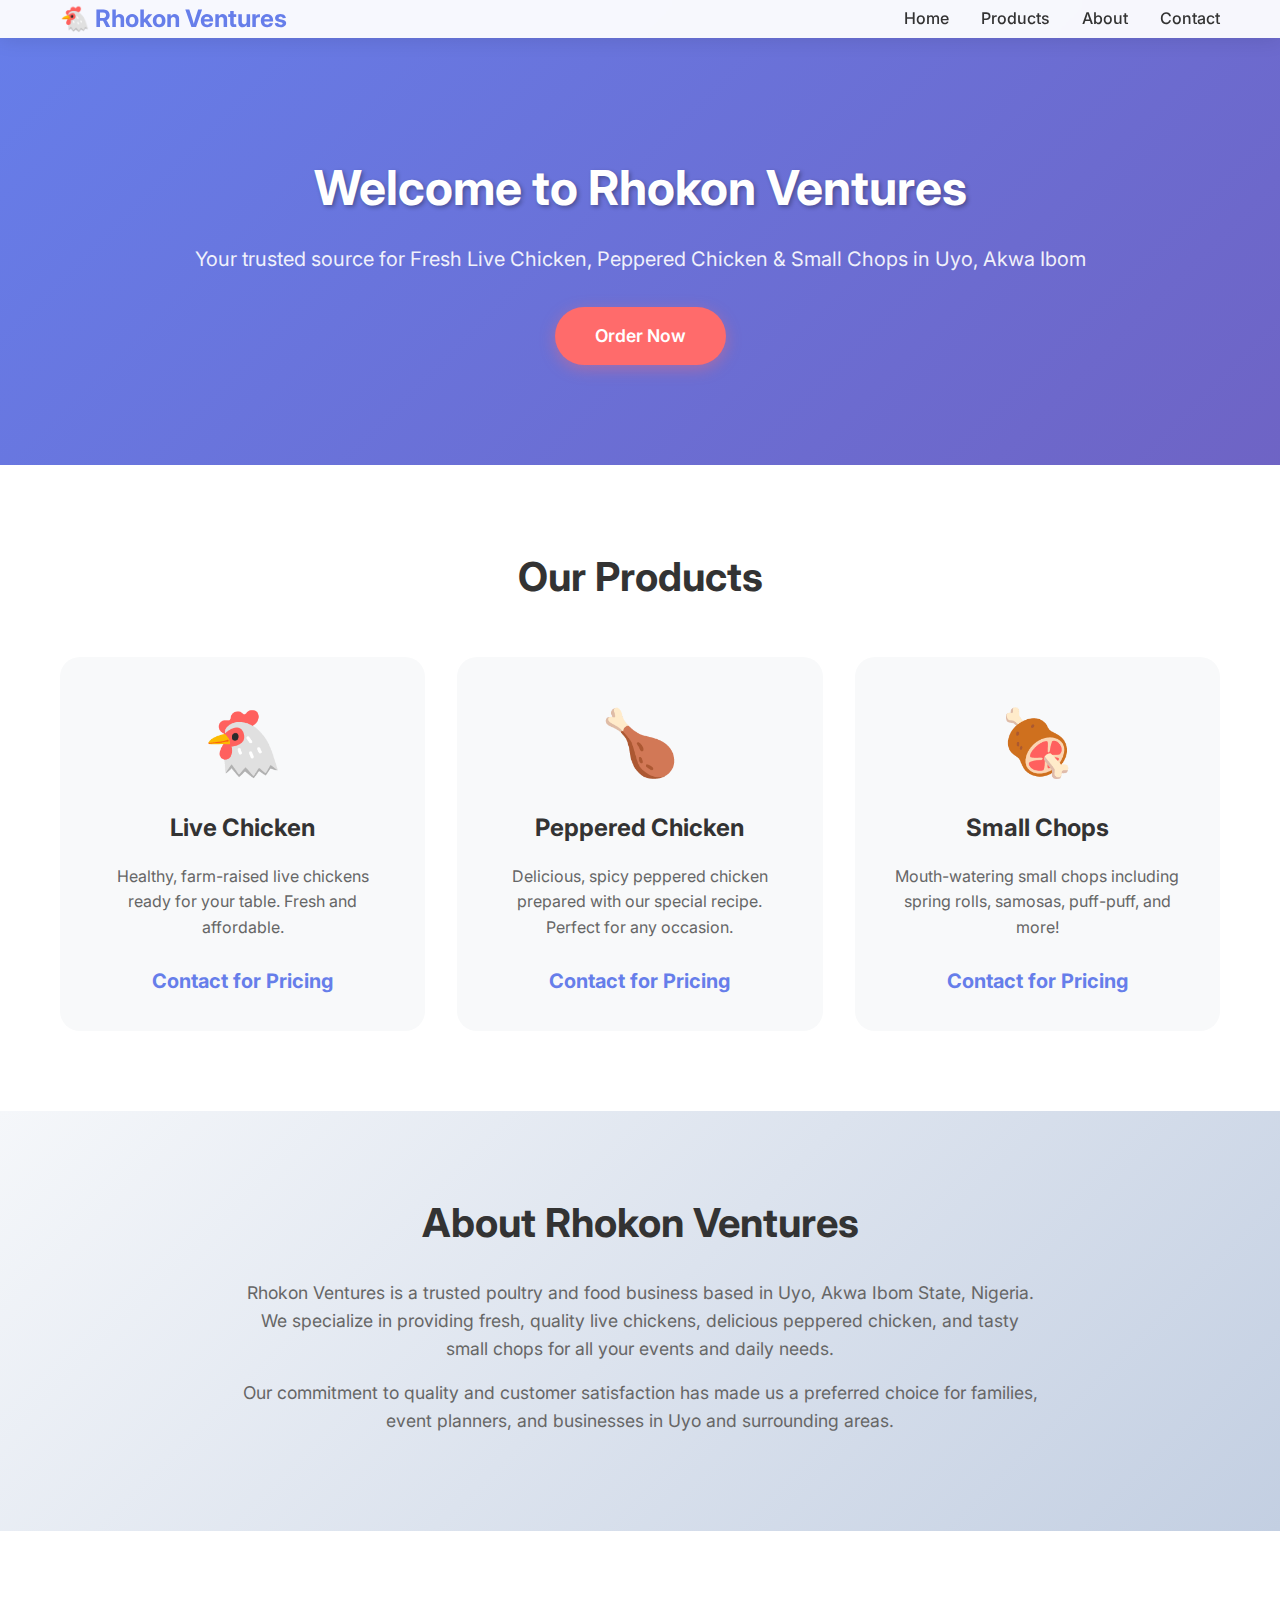
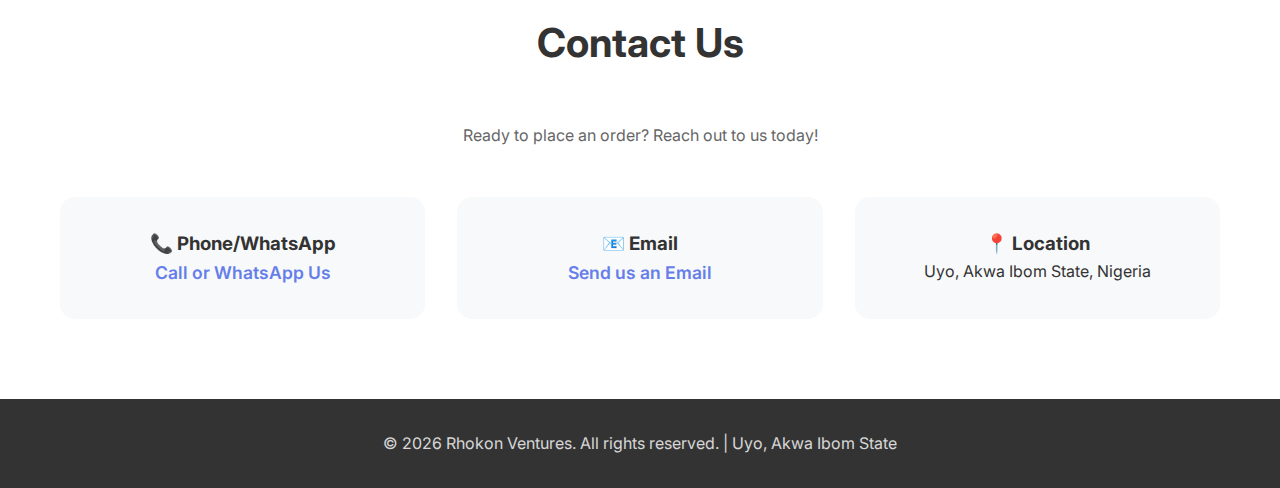
<file: Ryncon-venture-/index.html>
<!DOCTYPE html>
<html lang="en">
<head>
    <meta charset="UTF-8">
    <meta name="viewport" content="width=device-width, initial-scale=1.0">
    <title>Rhokon Ventures — Live Chicken, Peppered Chicken & Small Chops | Uyo, Akwa Ibom</title>
    <meta name="description" content="Fresh Live Chicken, Peppered Chicken, and Small Chops in Uyo, Akwa Ibom. Quality poultry products for your enjoyment.">
    <link href="https://fonts.googleapis.com/css2?family=Inter:wght@400;500;600;700&display=swap" rel="stylesheet">
    <style>
        * {
            margin: 0;
            padding: 0;
            box-sizing: border-box;
        }

        body {
            font-family: 'Inter', -apple-system, BlinkMacSystemFont, 'Segoe UI', Roboto, sans-serif;
            line-height: 1.6;
            color: #333;
            background: linear-gradient(135deg, #667eea 0%, #764ba2 100%);
            min-height: 100vh;
        }

        .container {
            max-width: 1200px;
            margin: 0 auto;
            padding: 0 20px;
        }

        header {
            background: rgba(255, 255, 255, 0.95);
            backdrop-filter: blur(10px);
            position: fixed;
            width: 100%;
            top: 0;
            z-index: 1000;
            box-shadow: 0 2px 20px rgba(0,0,0,0.1);
        }

        nav {
            display: flex;
            justify-content: space-between;
            align-items: center;
            padding: 1rem 0;
        }

        .logo {
            font-size: 1.5rem;
            font-weight: 700;
            color: #667eea;
            text-decoration: none;
        }

        .nav-links {
            display: flex;
            list-style: none;
            gap: 2rem;
        }

        .nav-links a {
            text-decoration: none;
            color: #333;
            font-weight: 500;
            transition: color 0.3s;
        }

        .nav-links a:hover {
            color: #667eea;
        }

        .hero {
            padding: 150px 0 100px;
            text-align: center;
            color: white;
        }

        .hero h1 {
            font-size: 3rem;
            margin-bottom: 1rem;
            text-shadow: 2px 2px 4px rgba(0,0,0,0.3);
        }

        .hero p {
            font-size: 1.25rem;
            margin-bottom: 2rem;
            opacity: 0.9;
        }

        .cta-button {
            display: inline-block;
            background: #ff6b6b;
            color: white;
            padding: 15px 40px;
            border-radius: 50px;
            text-decoration: none;
            font-weight: 600;
            font-size: 1.1rem;
            transition: transform 0.3s, box-shadow 0.3s;
            box-shadow: 0 4px 15px rgba(255, 107, 107, 0.4);
        }

        .cta-button:hover {
            transform: translateY(-3px);
            box-shadow: 0 6px 20px rgba(255, 107, 107, 0.6);
        }

        .products {
            padding: 80px 0;
            background: white;
        }

        .section-title {
            text-align: center;
            font-size: 2.5rem;
            margin-bottom: 3rem;
            color: #333;
        }

        .product-grid {
            display: grid;
            grid-template-columns: repeat(auto-fit, minmax(300px, 1fr));
            gap: 2rem;
        }

        .product-card {
            background: #f8f9fa;
            border-radius: 20px;
            padding: 2rem;
            text-align: center;
            transition: transform 0.3s, box-shadow 0.3s;
            border: 2px solid transparent;
        }

        .product-card:hover {
            transform: translateY(-10px);
            box-shadow: 0 20px 40px rgba(0,0,0,0.1);
            border-color: #667eea;
        }

        .product-icon {
            font-size: 4rem;
            margin-bottom: 1rem;
        }

        .product-card h3 {
            font-size: 1.5rem;
            margin-bottom: 1rem;
            color: #333;
        }

        .product-card p {
            color: #666;
            margin-bottom: 1.5rem;
        }

        .price {
            font-size: 1.25rem;
            font-weight: 700;
            color: #667eea;
        }

        .about {
            padding: 80px 0;
            background: linear-gradient(135deg, #f5f7fa 0%, #c3cfe2 100%);
        }

        .about-content {
            max-width: 800px;
            margin: 0 auto;
            text-align: center;
        }

        .about h2 {
            font-size: 2.5rem;
            margin-bottom: 1.5rem;
            color: #333;
        }

        .about p {
            font-size: 1.1rem;
            color: #666;
            margin-bottom: 1rem;
        }

        .contact {
            padding: 80px 0;
            background: white;
        }

        .contact-grid {
            display: grid;
            grid-template-columns: repeat(auto-fit, minmax(250px, 1fr));
            gap: 2rem;
            margin-top: 3rem;
        }

        .contact-card {
            background: #f8f9fa;
            padding: 2rem;
            border-radius: 15px;
            text-align: center;
            transition: transform 0.3s;
        }

        .contact-card:hover {
            transform: translateY(-5px);
        }

        .contact-card a {
            color: #667eea;
            text-decoration: none;
            font-weight: 600;
            font-size: 1.1rem;
        }

        footer {
            background: #333;
            color: white;
            text-align: center;
            padding: 2rem 0;
        }

        footer p {
            opacity: 0.8;
        }

        @media (max-width: 768px) {
            .hero h1 {
                font-size: 2rem;
            }

            .nav-links {
                display: none;
            }

            .section-title {
                font-size: 1.8rem;
            }
        }
    </style>
</head>
<body>
    <header>
        <nav class="container">
            <a href="#" class="logo">🐔 Rhokon Ventures</a>
            <ul class="nav-links">
                <li><a href="#home">Home</a></li>
                <li><a href="#products">Products</a></li>
                <li><a href="#about">About</a></li>
                <li><a href="#contact">Contact</a></li>
            </ul>
        </nav>
    </header>

    <section id="home" class="hero">
        <div class="container">
            <h1>Welcome to Rhokon Ventures</h1>
            <p>Your trusted source for Fresh Live Chicken, Peppered Chicken & Small Chops in Uyo, Akwa Ibom</p>
            <a href="#contact" class="cta-button">Order Now</a>
        </div>
    </section>

    <section id="products" class="products">
        <div class="container">
            <h2 class="section-title">Our Products</h2>
            <div class="product-grid">
                <div class="product-card">
                    <div class="product-icon">🐔</div>
                    <h3>Live Chicken</h3>
                    <p>Healthy, farm-raised live chickens ready for your table. Fresh and affordable.</p>
                    <div class="price">Contact for Pricing</div>
                </div>
                <div class="product-card">
                    <div class="product-icon">🍗</div>
                    <h3>Peppered Chicken</h3>
                    <p>Delicious, spicy peppered chicken prepared with our special recipe. Perfect for any occasion.</p>
                    <div class="price">Contact for Pricing</div>
                </div>
                <div class="product-card">
                    <div class="product-icon">🍖</div>
                    <h3>Small Chops</h3>
                    <p>Mouth-watering small chops including spring rolls, samosas, puff-puff, and more!</p>
                    <div class="price">Contact for Pricing</div>
                </div>
            </div>
        </div>
    </section>

    <section id="about" class="about">
        <div class="container">
            <div class="about-content">
                <h2>About Rhokon Ventures</h2>
                <p>Rhokon Ventures is a trusted poultry and food business based in Uyo, Akwa Ibom State, Nigeria. We specialize in providing fresh, quality live chickens, delicious peppered chicken, and tasty small chops for all your events and daily needs.</p>
                <p>Our commitment to quality and customer satisfaction has made us a preferred choice for families, event planners, and businesses in Uyo and surrounding areas.</p>
            </div>
        </div>
    </section>

    <section id="contact" class="contact">
        <div class="container">
            <h2 class="section-title">Contact Us</h2>
            <p style="text-align: center; color: #666; margin-bottom: 2rem;">Ready to place an order? Reach out to us today!</p>
            <div class="contact-grid">
                <div class="contact-card">
                    <h3>📞 Phone/WhatsApp</h3>
                    <p><a href="tel:+2348000000000">Call or WhatsApp Us</a></p>
                </div>
                <div class="contact-card">
                    <h3>📧 Email</h3>
                    <p><a href="mailto:rhokonventures@email.com">Send us an Email</a></p>
                </div>
                <div class="contact-card">
                    <h3>📍 Location</h3>
                    <p>Uyo, Akwa Ibom State, Nigeria</p>
                </div>
            </div>
        </div>
    </section>

    <footer>
        <div class="container">
            <p>&copy; 2026 Rhokon Ventures. All rights reserved. | Uyo, Akwa Ibom State</p>
        </div>
    </footer>
</body>
</html>
</file>
